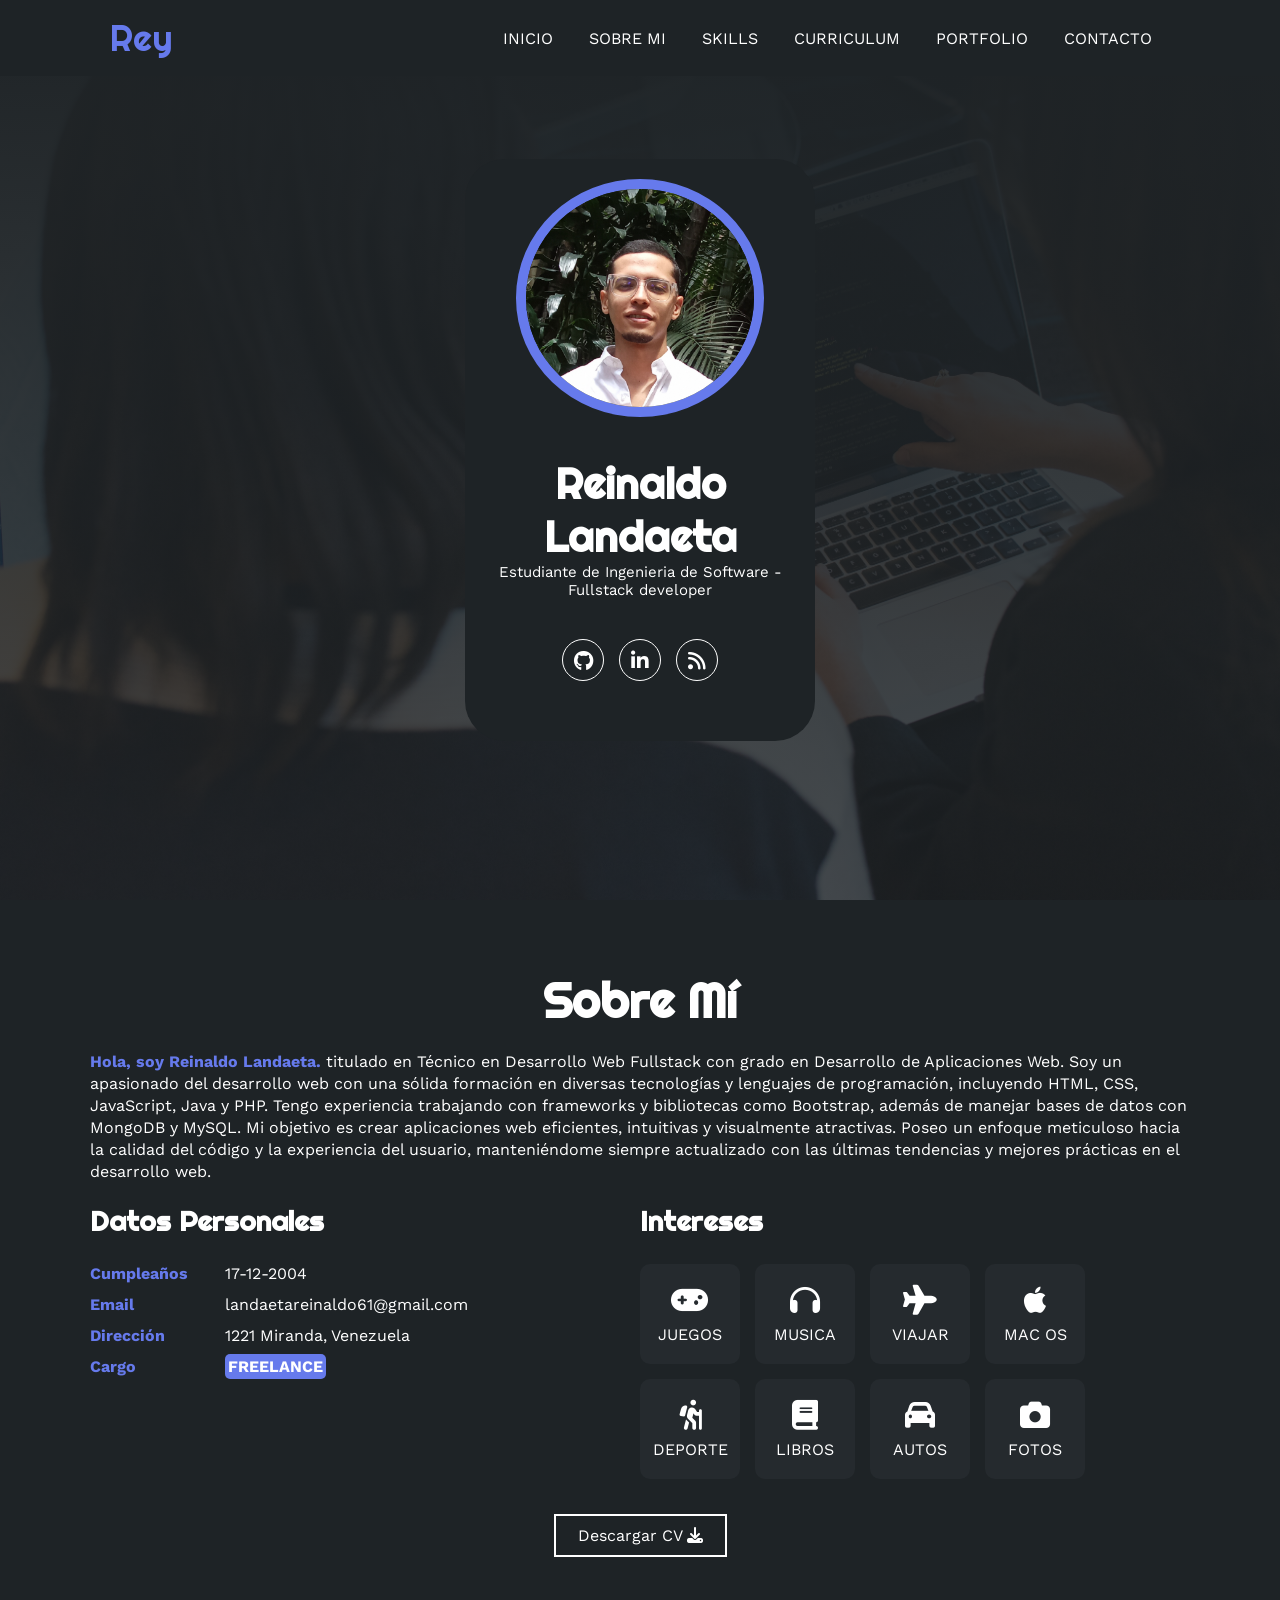
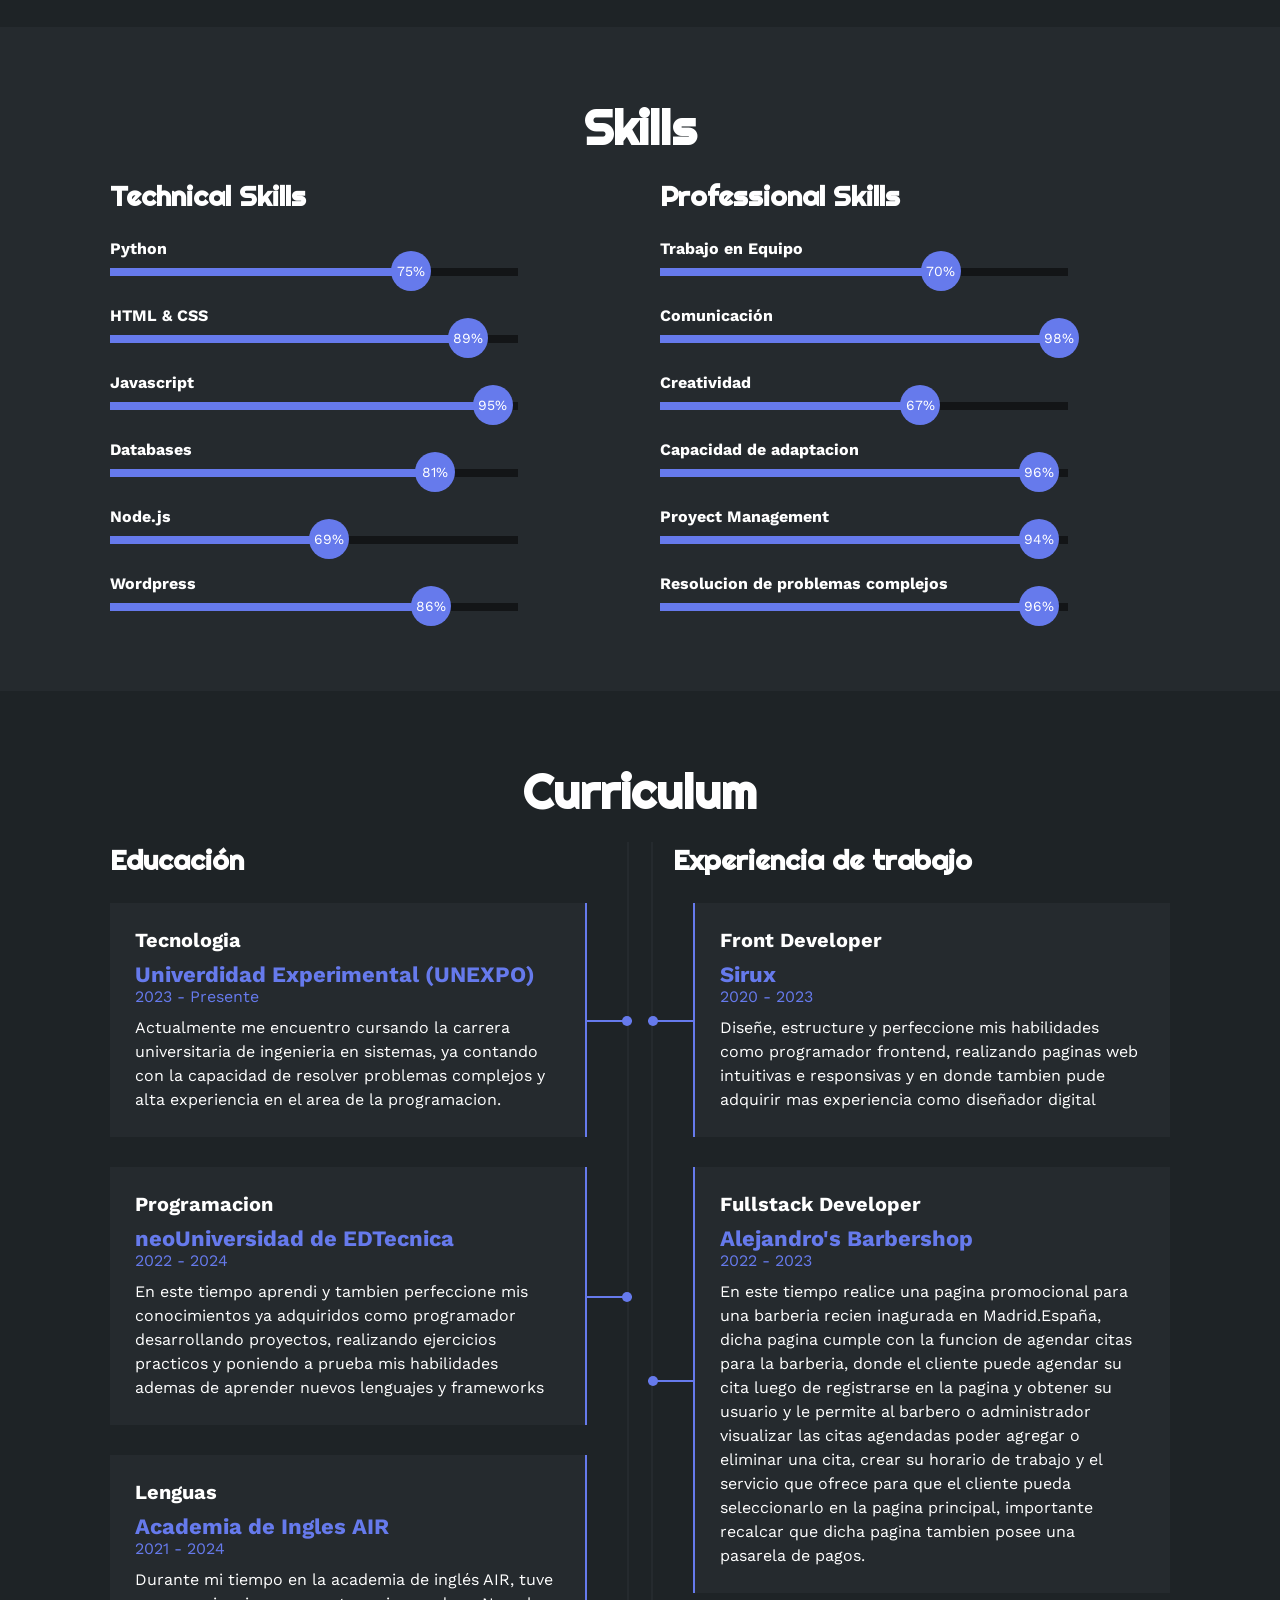
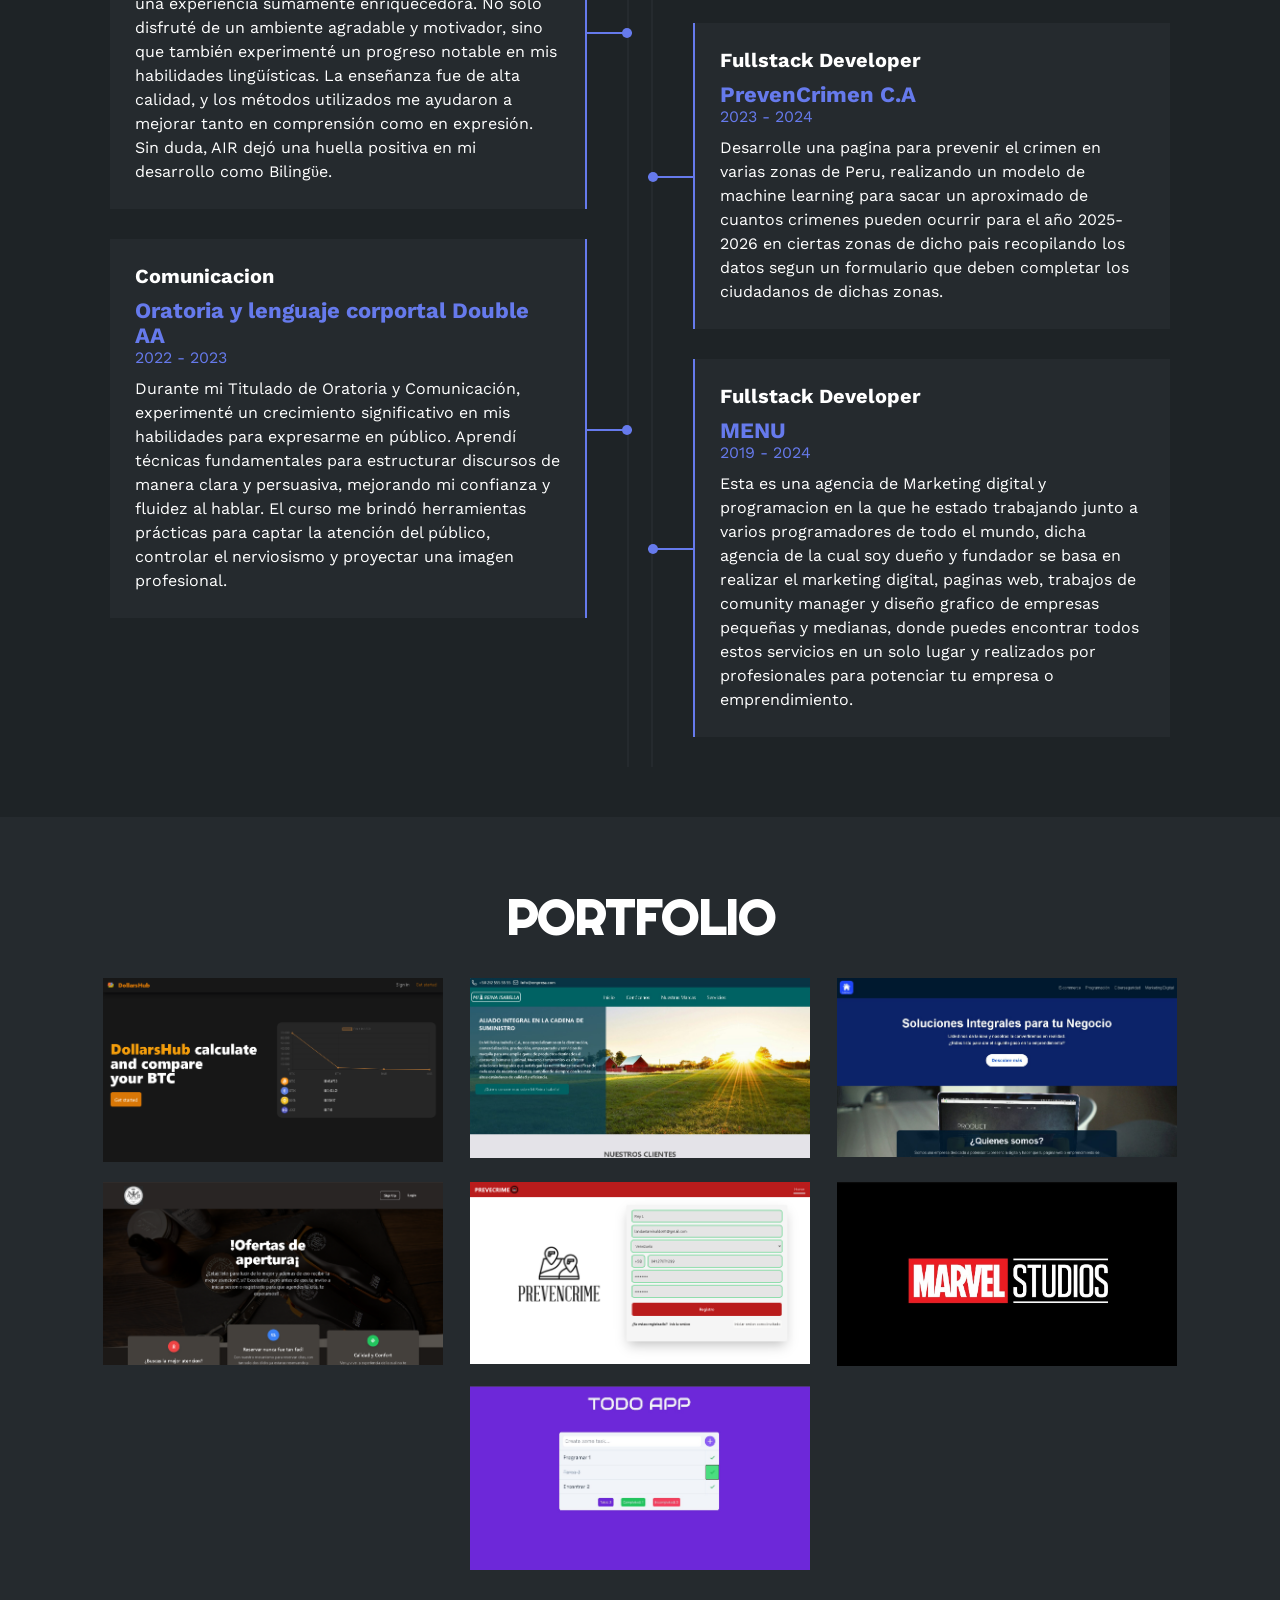
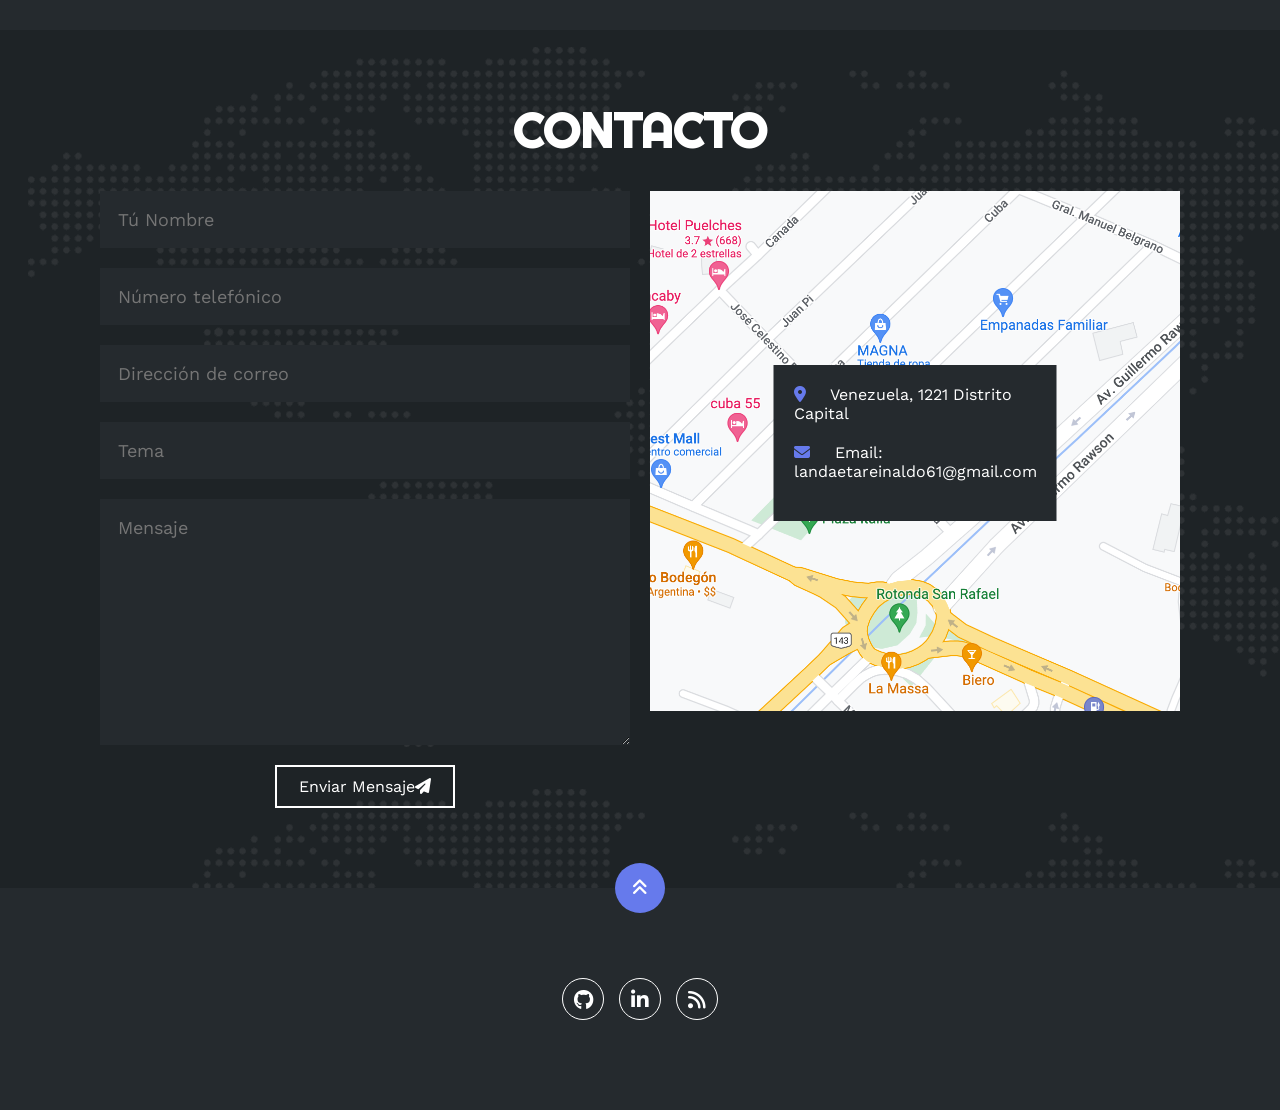
<file: index.html>
<!DOCTYPE html>
<html lang="es">
<head>
    <meta charset="UTF-8">
    <meta http-equiv="X-UA-Compatible" content="IE=edge">
    <meta name="viewport" content="width=device-width, initial-scale=1.0">
    <link href="https://unpkg.com/aos@2.3.1/dist/aos.css" rel="stylesheet">
    <link rel="stylesheet" href="https://cdnjs.cloudflare.com/ajax/libs/font-awesome/6.1.2/css/all.min.css" integrity="sha512-1sCRPdkRXhBV2PBLUdRb4tMg1w2YPf37qatUFeS7zlBy7jJI8Lf4VHwWfZZfpXtYSLy85pkm9GaYVYMfw5BC1A==" crossorigin="anonymous" referrerpolicy="no-referrer" />
    <title>Portfolio</title>
    <link rel="stylesheet" href="estilo.css">
</head>
<body>
    <!-- MENU ENCABEZADO -->
    <div class="contenedor-header">
        <header>
            <div class="logo">
                <a href="#">Rey</a>
            </div>
            <nav id="nav">
                <ul>
                    <li><a href="#inicio" onclick="seleccionar()">INICIO</a></li>
                    <li><a href="#sobremi" onclick="seleccionar()">SOBRE MI</a></li>
                    <li><a href="#skills" onclick="seleccionar()">SKILLS</a></li>
                    <li><a href="#curriculum" onclick="seleccionar()">CURRICULUM</a></li>
                    <li><a href="#portfolio" onclick="seleccionar()">PORTFOLIO</a></li>
                    <li><a href="#contacto" onclick="seleccionar()">CONTACTO</a></li>
                </ul>
            </nav>
            <div class="nav-responsive" onclick="mostrarOcultarMenu()">
                <i class="fa-solid fa-bars"></i>
            </div>
        </header>
    </div>

    <!-- SECCION INICIO -->
    <section id="inicio" class="inicio">
        <div class="contenido-banner" data-aos="fade-down" data-aos-easing="linear" data-aos-duration="1500">
            <div class="contenedor-img">
                <img src="img/hero.png" alt="">
            </div>
            <h1>Reinaldo Landaeta</h1>
            <h2>Estudiante de Ingenieria de Software - Fullstack developer</h2>
            <div class="redes">
                <a href="https://github.com/REyyyy43"><i class="fa-brands fa-github"></i></a>
                <a href="https://www.linkedin.com/in/reinaldo-landaeta-232188289/"><i class="fa-brands fa-linkedin-in"></i></a>
                <a href="#"><i class="fa-solid fa-rss"></i></a>
            </div>
        </div>
    </section>

    <!-- SECCION SOBRE MI -->
    <section id="sobremi" class="sobremi">
        <div class="contenido-seccion">
            <h2>Sobre Mí</h2>
            <p><span>Hola, soy Reinaldo Landaeta.</span>   titulado en Técnico en Desarrollo Web Fullstack con grado en Desarrollo de Aplicaciones Web. Soy un apasionado del desarrollo web con una sólida formación en diversas tecnologías y lenguajes de programación, incluyendo HTML, CSS, JavaScript, Java y PHP. Tengo experiencia trabajando con frameworks y bibliotecas como Bootstrap, además de manejar bases de datos con MongoDB y MySQL. Mi objetivo es crear aplicaciones web eficientes, intuitivas y visualmente atractivas. Poseo un enfoque meticuloso hacia la calidad del código y la experiencia del usuario, manteniéndome siempre actualizado con las últimas tendencias y mejores prácticas en el desarrollo web. </p>

            <div class="fila">
                <!-- datos personales -->
                <div class="col">
                    <h3>Datos Personales</h3>
                    <ul>
                        <li>
                            <strong>Cumpleaños</strong>
                            17-12-2004
                        </li>
                        <li>
                            <strong>Email</strong>
                            landaetareinaldo61@gmail.com
                        </li>
                        <li>
                            <strong>Dirección</strong>
                            1221 Miranda, Venezuela
                        </li>
                        <li>
                            <strong>Cargo</strong>
                            <span>FREELANCE</span>
                        </li>
                    </ul>
                </div>

                <!-- intereses -->
                <div class="col">
                    <h3>Intereses</h3>
                    <div class="contenedor-intereses">
                        <div class="interes">
                            <i class="fa-solid fa-gamepad"></i>
                            <span>JUEGOS</span>
                        </div>
                        <div class="interes">
                            <i class="fa-solid fa-headphones"></i>
                            <span>MUSICA</span>
                        </div>
                        <div class="interes">
                            <i class="fa-solid fa-plane"></i>
                            <span>VIAJAR</span>
                        </div>
                        <div class="interes">
                            <i class="fa-brands fa-apple"></i>
                            <span>MAC OS</span>
                        </div>
                        <div class="interes">
                            <i class="fa-solid fa-person-hiking"></i>
                            <span>DEPORTE</span>
                        </div>
                        <div class="interes">
                            <i class="fa-solid fa-book"></i>
                            <span>LIBROS</span>
                        </div>
                        <div class="interes">
                            <i class="fa-solid fa-car"></i>
                            <span>AUTOS</span>
                        </div>
                        <div class="interes">
                            <i class="fa-solid fa-camera"></i>
                            <span>FOTOS</span>
                        </div>
                        
                    </div>
                </div>
            </div>
            <a class="btn" href="CURRÍCULUM VITAE REINALDO LANDAETA.pdf" target="_blank">
                <button>
                    Descargar CV <i class="fa-solid fa-download"></i>
                    <span class="overlay"></span>
                </button>
            </a>
        </div>
    </section>

    <!-- SECCION SKILLS -->
    <section class="skills" id="skills">
        <div class="contenido-seccion">
            <h2>Skills</h2>
            <div class="fila">
                <!-- Technical Skill -->
                <div class="col">
                    <h3>Technical Skills</h3>
                    <div class="skill">
                        <span>Python</span>
                        <div class="barra-skill">
                            <div class="progreso">
                                <span>75%</span>
                            </div>
                        </div>
                    </div>
                    <div class="skill">
                        <span>HTML & CSS</span>
                        <div class="barra-skill">
                            <div class="progreso">
                                <span>89%</span>
                            </div>
                        </div>
                    </div>
                    <div class="skill">
                        <span>Javascript</span>
                        <div class="barra-skill">
                            <div class="progreso">
                                <span>95%</span>
                            </div>
                        </div>
                    </div>
                    <div class="skill">
                        <span>Databases</span>
                        <div class="barra-skill">
                            <div class="progreso">
                                <span>81%</span>
                            </div>
                        </div>
                    </div>
                    <div class="skill">
                        <span>Node.js</span>
                        <div class="barra-skill">
                            <div class="progreso">
                                <span>69%</span>
                            </div>
                        </div>
                    </div>
                    <div class="skill">
                        <span>Wordpress</span>
                        <div class="barra-skill">
                            <div class="progreso">
                                <span>86%</span>
                            </div>
                        </div>
                    </div>
                </div>
                <!-- Professional Skills -->
                <div class="col">
                    <h3>Professional Skills</h3>
                    <div class="skill">
                        <span>Trabajo en Equipo</span>
                        <div class="barra-skill">
                            <div class="progreso">
                                <span>70%</span>
                            </div>
                        </div>
                    </div>
                    <div class="skill">
                        <span>Comunicación</span>
                        <div class="barra-skill">
                            <div class="progreso">
                                <span>98%</span>
                            </div>
                        </div>
                    </div>
                    <div class="skill">
                        <span>Creatividad</span>
                        <div class="barra-skill">
                            <div class="progreso">
                                <span>67%</span>
                            </div>
                        </div>
                    </div>
                    <div class="skill">
                        <span>Capacidad de adaptacion</span>
                        <div class="barra-skill">
                            <div class="progreso">
                                <span>96%</span>
                            </div>
                        </div>
                    </div>
                    <div class="skill">
                        <span>Proyect Management</span>
                        <div class="barra-skill">
                            <div class="progreso">
                                <span>94%</span>
                            </div>
                        </div>
                    </div>
                    <div class="skill">
                        <span>Resolucion de problemas complejos</span>
                        <div class="barra-skill">
                            <div class="progreso">
                                <span>96%</span>
                            </div>
                        </div>
                    </div>
                </div>
            </div>
        </div>
    </section>

    <!-- SECCION CURRICULUM -->
    <section id="curriculum" class="curriculum">
        <div class="contenido-seccion">
            <h2>Curriculum</h2>
            <div class="fila">
                <div class="col izquierda">
                    <h3>Educación</h3>
                    <div class="item izq">
                        <h4>Tecnologia</h4>
                        <span class="casa">Univerdidad Experimental (UNEXPO)</span>
                        <span class="fecha">2023 - Presente</span>
                        <p>Actualmente me encuentro cursando la carrera universitaria de ingenieria en sistemas, ya contando con la capacidad de resolver problemas complejos y alta experiencia en el area de la programacion.</p>
                        <div class="conectori">
                            <div class="circuloi"></div>
                        </div>
                    </div>
                    <div class="item izq">
                        <h4>Programacion</h4>
                        <span class="casa">neoUniversidad de EDTecnica</span>
                        <span class="fecha">2022 - 2024</span>
                        <p>En este tiempo aprendi y tambien perfeccione mis conocimientos ya adquiridos como programador desarrollando proyectos, realizando ejercicios practicos y poniendo a prueba mis habilidades ademas de aprender nuevos lenguajes y frameworks</p>
                        <div class="conectori">
                            <div class="circuloi"></div>
                        </div>
                    </div>
                    <div class="item izq">
                        <h4>Lenguas</h4>
                        <span class="casa">Academia de Ingles AIR</span>
                        <span class="fecha">2021 - 2024</span>
                        <p>Durante mi tiempo en la academia de inglés AIR, tuve una experiencia sumamente enriquecedora. No solo disfruté de un ambiente agradable y motivador, sino que también experimenté un progreso notable en mis habilidades lingüísticas. La enseñanza fue de alta calidad, y los métodos utilizados me ayudaron a mejorar tanto en comprensión como en expresión.  Sin duda, AIR dejó una huella positiva en mi desarrollo como Bilingϋe.</p>
                        <div class="conectori">
                            <div class="circuloi"></div>
                        </div>
                    </div>
                    <div class="item izq">
                        <h4>Comunicacion</h4>
                        <span class="casa">Oratoria y lenguaje corportal Double AA</span>
                        <span class="fecha">2022 - 2023</span>
                        <p>Durante mi Titulado de Oratoria y Comunicación, experimenté un crecimiento significativo en mis habilidades para expresarme en público. Aprendí técnicas fundamentales para estructurar discursos de manera clara y persuasiva, mejorando mi confianza y fluidez al hablar. El curso me brindó herramientas prácticas para captar la atención del público, controlar el nerviosismo y proyectar una imagen profesional.</p>
                        <div class="conectori">
                            <div class="circuloi"></div>
                        </div>
                    </div>
                </div>

                <div class="col derecha">
                    <h3>Experiencia de trabajo</h3>
                    <div class="item der">
                        <h4>Front Developer</h4>
                        <span class="casa">Sirux</span>
                        <span class="fecha">2020 - 2023</span>
                        <p>Diseñe, estructure y perfeccione mis habilidades como programador frontend, realizando paginas web intuitivas e responsivas y en donde tambien pude adquirir mas experiencia como diseñador digital</p>
                        <div class="conectord">
                            <div class="circulod"></div>
                        </div>
                    </div>
                    <div class="item der">
                        <h4>Fullstack Developer</h4>
                        <span class="casa">Alejandro's Barbershop</span>
                        <span class="fecha">2022 - 2023</span>
                        <p>En este tiempo realice una pagina promocional para una barberia recien inagurada en Madrid.España, dicha pagina cumple con la funcion de agendar citas para la barberia, donde el cliente puede agendar su cita luego de registrarse en la pagina y obtener su usuario y le permite al barbero o administrador visualizar las citas agendadas poder agregar o eliminar una cita, crear su horario de trabajo y el servicio que ofrece para que el cliente pueda seleccionarlo en la pagina principal, importante recalcar que dicha pagina tambien posee una pasarela de pagos.</p>
                        <div class="conectord">
                            <div class="circulod"></div>
                        </div>
                    </div>
                    <div class="item der">
                        <h4>Fullstack Developer</h4>
                        <span class="casa">PrevenCrimen C.A</span>
                        <span class="fecha">2023 - 2024</span>
                        <p>Desarrolle una pagina para prevenir el crimen en varias zonas de Peru, realizando un modelo de machine learning para sacar un aproximado de cuantos crimenes pueden ocurrir para el año 2025-2026 en ciertas zonas de dicho pais recopilando los datos segun un formulario que deben completar los ciudadanos de dichas zonas.</p>
                        <div class="conectord">
                            <div class="circulod"></div>
                        </div>
                    </div>
                    <div class="item der">
                        <h4>Fullstack Developer</h4>
                        <span class="casa">MENU</span>
                        <span class="fecha">2019 - 2024</span>
                        <p>Esta es una agencia de Marketing digital y programacion en la que he estado trabajando junto a varios programadores de todo el mundo, dicha agencia de la cual soy dueño y fundador se basa en realizar el marketing digital, paginas web, trabajos de comunity manager y diseño grafico de empresas pequeñas y medianas, donde puedes encontrar todos estos servicios en un solo lugar y realizados por profesionales para potenciar tu empresa o emprendimiento.</p>
                        <div class="conectord">
                            <div class="circulod"></div>
                        </div>
                    </div>
                </div>
            </div>
        </div>
    </section>

    <!-- SECCION PORTFOLIO -->
    <section id="portfolio" class="portfolio">
        <div class="contenido-seccion">
            <h2>PORTFOLIO</h2>
            <div class="galeria">
                <div class="proyecto">
                    <img src="img/p1.png" alt="">
                    <div class="overlay">
                        <h3>DollarsHub</h3>
                        <a href="https://github.com/REyyyy43/DollarsHub" class="Github">Github link</a>/
                        <a href="https://dollarshub.onrender.com" class="Render">Render</a>
                    </div>
                </div>
                <div class="proyecto">
                    <img src="img/p2.png" alt="">
                    <div class="overlay">
                        <h3>Mi Reina Isabella</h3>
                        <a href="https://github.com/REyyyy43/MRI" class="Github">Github link</a>
                    </div>
                </div>
                <div class="proyecto">
                    <img src="img/p3.png" alt="">
                    <div class="overlay">
                        <h3>MENU</h3>
                        <a href="https://github.com/REyyyy43/MENU" class="Github">Github link</a>
                    </div>
                </div>
                <div class="proyecto">
                    <img src="img/p4.png" alt="">
                    <div class="overlay">
                        <h3>Alejandro's Barbershop</h3>
                       <a href="https://github.com/REyyyy43/Barber-Shop" class="Github">Github link</a>/
                       <a href="https://barber-shop-q3y0.onrender.com" class="Render">Render</a>
                    </div>
                </div>
                <div class="proyecto">
                    <img src="img/p5.png" alt="">
                    <div class="overlay">
                        <h3>PrevenCrimen</h3>
                        <a href="https://github.com/REyyyy43/Prevencrime-prod" class="Github">Github link</a>
                    </div>
                </div>
                <div class="proyecto">
                    <img src="img/p6.jpg" alt="">
                    <div class="overlay">
                        <h3>Movies Bot</h3>
                        <a href="https://github.com/REyyyy43/Movie-bot" class="Github">Github link</a>
                    </div>
                </div>
                <div class="proyecto">
                    <img src="img/p7.jpg" alt="">
                    <div class="overlay">
                        <h3>ToDoList</h3>
                        <a href="https://reyyyy43.github.io/ToDoListt/" class="Github">Github link</a>
                    </div>
                </div>
            </div>
        </div>
    </section>

    <!-- SECCION CONTACTO -->
    <section id="contacto" class="contacto">
        <div class="contenido-seccion">
            <h2>CONTACTO</h2>
            <div class="fila">
                <!-- Formulario -->
                <div class="col">
                    <input type="text" placeholder="Tú Nombre">
                    <input type="text" placeholder="Número telefónico">
                    <input type="text" placeholder="Dirección de correo">
                    <input type="text" placeholder="Tema">
                    <textarea name="" id="" cols="30" rows="10" placeholder="Mensaje"></textarea>
                    <button>
                        Enviar Mensaje<i class="fa-solid fa-paper-plane"></i>
                        <span class="overlay"></span>
                    </button>
                </div>
                <!-- Mapa -->
                <div class="col">
                    <img src="img/ubicacion.png" alt="">
                    <div class="info">
                        <ul>
                            <li>
                                <i class="fa-solid fa-location-dot"></i>
                                Venezuela, 1221 Distrito Capital
                            </li>
                            <li>
                                <i class="fa-solid fa-envelope"></i>
                                Email: landaetareinaldo61@gmail.com
                            </li>
                        </ul>
                    </div>
                </div>
            </div>
        </div>
    </section>

    <!-- footer -->
    <footer>
        <a href="#inicio" class="arriba">
            <i class="fa-solid fa-angles-up"></i>
        </a>
        <div class="redes">
            <a href="https://github.com/REyyyy43"><i class="fa-brands fa-github"></i></a>
            <a href="https://www.linkedin.com/in/reinaldo-landaeta-232188289/"><i class="fa-brands fa-linkedin-in"></i></a>
            <a href="#"><i class="fa-solid fa-rss"></i></a>
        </div>
    </footer>
    <script>
        // Inicializar AOS cuando el DOM esté completamente cargado
        document.addEventListener('DOMContentLoaded', function () {
            AOS.init({
                once: false // Permite que la animación se repita al recargar la página
            });
        });
    </script>
    <script src="https://cdn.jsdelivr.net/npm/aos@2.3.4/dist/aos.js"></script>
    <script src="script.js"></script>
</body>
</html>
</file>
<file: estilo.css>
@import url('https://fonts.googleapis.com/css2?family=Righteous&family=Work+Sans:wght@100;300;400;600;800&display=swap');
*{
    box-sizing: border-box;
    font-family: 'Work Sans';
    margin: 0;
    padding: 0;
}
html{
    /* me permite deslizar cuando hago clic en los links del menu */
    scroll-behavior: smooth;
}
/* MENU */
.contenedor-header{
    background: #1e2326;
    position: fixed;
    width: 100%;
    top: 0;
    left: 0;
    z-index: 99;
}
.contenedor-header header{
    max-width: 1100px;
    margin: auto;
    display: flex;
    justify-content: space-between;
    align-items: center;
    padding: 15px 20px;
}
.contenedor-header header .logo a{
    font-family: 'Righteous';
    font-size: 36px;
    color: #667aec;
    text-decoration: none;
}
.contenedor-header header ul{
    display: flex;
    list-style: none;
}
.contenedor-header header nav ul li a{
    text-align: none;
    color: #fff;
    margin: 0 15px;
    padding: 3px;
    transition: .5s;
    text-decoration: none;
}
.contenedor-header header nav ul li a:hover{
    color: #667aec;
}
.nav-responsive{
    background-color: #667aec;
    color:#fff;
    padding: 5px 10px;
    border-radius: 5px;
    cursor: pointer;
    display: none;
}
/* SECCION I N I C I O */
.inicio{
    background: linear-gradient(to top, rgba(30,35,38,.8), rgba(30,35,38,1)),
    url(img/fondo.jpg);
    background-size: cover;
    height: 100vh;
    color: #fff;
    display: flex;
    align-items: center;
}
.inicio .contenido-banner{
    padding: 20px;
    background-color: #1e2326;
    max-width: 350px;
    margin: auto;
    text-align: center;
    border-radius: 40px;
}
.inicio .contenido-banner img{
    margin-top: 40px;
    border: 10px solid #667aec;
    display: block;
    width: 80%;
    margin: auto;
    border-radius: 100%;
}
.inicio .contenido-banner h1{
    margin-top: 40px;
    font-size: 42px;
    font-family: 'Righteous';
}
.inicio .contenido-banner h2{
    font-size: 15px;
    font-weight: normal;
}
.inicio .contenido-banner .redes a{
    color: #fff;
    display: inline-block;
    text-decoration: none;
    border: 1px solid #fff;
    border-radius: 100%;
    width: 42px;
    height: 42px;
    line-height: 42px;
    margin: 40px 5px;
    font-size: 20px;
    transition: .3s;
}
.inicio .contenido-banner .redes a:hover{
    background-color: #667aec;
}
.sobremi{
    background-color: #1e2326;
    color: #fff;
    padding: 50px 20px;
}
.sobremi .contenido-seccion{
    max-width: 1100px;
    margin: auto;
}
.sobremi h2{
    font-size: 48px;
    font-family: 'Righteous';
    text-align: center;
    padding: 20px 0;

}
.sobremi .contenido-seccion p{
    font: 18px;
    line-height: 22px;
    margin-bottom: 20px;
}
.sobremi .contenido-seccion p span{
    color: #667aec;
    font-weight: bold;
}
.sobremi .fila{
    display: flex;
}
.sobremi .fila .col
{
    width: 50%;
}
.sobremi .fila .col h3{
    font-size: 28px;
    font-family: 'Righteous';
    margin-bottom: 25px;
}
.sobremi .fila .col ul{
    list-style: none;
}
.sobremi .fila .col ul li{
    margin: 12px 0;
}
.sobremi .fila .col ul li strong{
    display: inline-block;
    color: #667aec;
    width: 130px;
}
.sobremi .fila .col ul li span{
    background-color: #667aec;
    padding: 3px;
    font-weight: bold;
    border-radius: 5px;
}
.sobremi .fila .col .contenedor-intereses{
    display: flex;
    flex-wrap: wrap;
}
.sobremi .fila .col .contenedor-intereses .interes{
    width: 100px;
    height: 100px;
    background-color: #252A2E;
    border-radius: 10px;
    margin: 0 15px 15px 0;
    display: flex;
    flex-direction: column;
    align-items: center;
    justify-content: center;
    transition: .3s;
}.sobremi .fila .col .contenedor-intereses .interes:hover{
    background-color: #667aec;
}
.sobremi .fila .col .contenedor-intereses .interes i{
    font-size: 30px;
    margin-bottom: 10px;
}
.sobremi button{
    cursor: pointer;
    background-color: transparent;
    border: 2px solid #fff;
    width: fit-content;
    display: block;
    margin: 20px auto;
    padding: 10px 22px;
    font-size: 16px;
    color: #fff;
    position: relative;
    z-index: 10;
}
.sobremi button .overlay{
    position: absolute;
    top: 0;
    left: 0;
    width: 0;
    height: 100%;
    background-color: #667aec;
    z-index: -1;
    transition: 1s;
}
.sobremi button:hover .overlay{
    width: 100%;
}
.btn{
    text-decoration: none;
}
/* SECCION S K I L L S */
.skills{
    background-color: #252A2E;
    color: #fff;
    padding: 50px 20px;
}
.skills .contenido-seccion{
    max-width: 1100px;
    margin: auto;
}
.skills h2{
    font-size: 48px;
    font-family: 'Righteous';
    text-align: center;
    padding: 20px 0;

}
.skills .fila{
    display: flex;
}
.skills .fila .col{
    width: 50%;
    padding: 0 20px;
}
.skills .fila .col h3{
    font-size: 28px;
    font-family: 'Righteous';
    margin-bottom: 25px;
}
.skills .skill > span{
    font-weight: bold;
    display: block;
    margin-bottom: 10px;
}
.skills .skill .barra-skill{
    height: 8px;
    width: 80%;
    background-color: #131517;
    position: relative;
    margin-bottom: 30px;
}
.skills .skill .progreso{
    background-color: #667aec;
    position: absolute;
    top: 0;
    left: 0;
    height: 8px;
}
.skills .skill .barra-skill span{
    position: absolute;
    height: 40px;
    width: 40px;
    background-color: #667aec;
    border-radius: 50px;
    line-height: 40px;
    text-align: center;
    top: -17px;
    right: -15px;
    font-size: 14px;
}
/* Estas clases se agregaran dinamicamente mediante javascript */
.skills .skill .javascript{
    width: 0%;
    animation: 2s javascript forwards;
}
@keyframes javascript {
    0%{width: 0%;}
    100%{width: 75%;}
}

.skills .skill .htmlcss{
    width: 0%;
    animation: 2s htmlcss forwards;
}
@keyframes htmlcss {
    0%{width: 0%;}
    100%{width: 89%;}
}

.skills .skill .photoshop{
    width: 0%;
    animation: 2s photoshop forwards;
}
@keyframes photoshop {
    0%{width: 0%;}
    100%{width: 95%;}
}

.skills .skill .wordpress{
    width: 0%;
    animation: 2s wordpress forwards;
}
@keyframes wordpress {
    0%{width: 0%;}
    100%{width: 81%;}
}

.skills .skill .drupal{
    width: 0%;
    animation: 2s drupal forwards;
}
@keyframes drupal {
    0%{width: 0%;}
    100%{width: 55%;}
}

.skills .skill .comunicacion{
    width: 0%;
    animation: 2s comunicacion forwards;
}
@keyframes comunicacion {
    0%{width: 0%;}
    100%{width: 80%;}
}

.skills .skill .trabajo{
    width: 0%;
    animation: 2s trabajo forwards;
}
@keyframes trabajo {
    0%{width: 0%;}
    100%{width: 70%;}
}

.skills .skill .creatividad{
    width: 0%;
    animation: 2s creatividad forwards;
}
@keyframes creatividad {
    0%{width: 0%;}
    100%{width: 99%;}
}

.skills .skill .dedicacion{
    width: 0%;
    animation: 2s dedicacion forwards;
}
@keyframes dedicacion {
    0%{width: 0%;}
    100%{width: 65%;}
}

.skills .skill .proyect{
    width: 0%;
    animation: 2s proyect forwards;
}
@keyframes proyect {
    0%{width: 0%;}
    100%{width: 94%;}
}
/* SECCION CURRICULUM */
.curriculum{
    background-color: #1e2326;
    color: #fff;
    padding: 50px 20px;
}
.curriculum .contenido-seccion{
    max-width: 1100px;
    margin: auto;
}
.curriculum h2{
    font-size: 48px;
    font-family: 'Righteous';
    text-align: center;
    padding: 20px 0;

}
.curriculum .fila{
    display: flex;
    justify-content: space-between;
}
.curriculum .fila .col{
    width: 49%;
    padding: 0 20px;
}
.curriculum .fila .col h3{
    font-size: 28px;
    font-family: 'Righteous';
    margin-bottom: 25px;
}
.curriculum .fila .izquierda{
    border-right: 2px solid #252A2E;
}
.curriculum .fila .derecha{
    border-left: 2px solid #252A2E;
}
.curriculum .fila .item{
    padding: 25px;
    margin-bottom: 30px;
    background-color: #252A2E;
    position: relative;
}
.curriculum .fila .item h4{
    font-size: 20px;
    margin-bottom: 10px;
}
.curriculum .fila .item .casa{
    color: #667aec;
    font-size: 22px;
    font-weight: bold;
    display: block;
}
.curriculum .fila .item .fecha{
    display: block;
    color: #667aec;
    margin-bottom: 10px;
}
.curriculum .fila .item p{
    line-height: 24px;
}
.curriculum .fila .izq{
    border-right: 2px solid #667aec;
    margin-right: 20px;
}
.curriculum .fila .der{
    border-left: 2px solid #667aec;
    margin-left: 20px;
}
.curriculum .fila .item .conectori{
    height: 2px;
    background-color:#667aec;
    width: 47px;
    position: absolute;
    top: 50%;
    right: -47px;
    z-index: 5;
}
.curriculum .fila .item .conectori .circuloi{
    display: block;
    height: 10px;
    width: 10px;
    border-radius: 50%;
    background-color: #667aec;
    float: right;
    position: relative;
    bottom: 4px;
}
.curriculum .fila .item .conectord{
    height: 2px;
    background-color: #667aec;
    width: 47px;
    position: absolute;
    top: 50%;
    left: -47px;
    z-index: 5;
}
.curriculum .fila .item .conectord .circulod{
    display: block;
    height: 10px;
    width: 10px;
    border-radius: 50%;
    background-color: #667aec;
    float: left;
    position: relative;
    bottom: 4px;
}
/* SECCION PORTFOLIO */
.portfolio{
    background-color: #252A2E;
    color: #fff;
    padding: 50px 20px;
}
.portfolio .contenido-seccion{
    max-width: 1100px;
    margin: auto;
}
.portfolio h2{
    font-size: 48px;
    font-family: 'Righteous';
    text-align: center;
    padding: 20px 0;
}
.portfolio .galeria{
    display: flex;
    flex-wrap: wrap;
    justify-content: space-around;
}
.portfolio .galeria .proyecto{
    position: relative;
    max-width: 340px;
    height: fit-content;
    margin: 10px;
    cursor: pointer;
}
.portfolio .galeria .proyecto img{
    width: 100%;
    display: block;
}
.portfolio .galeria .proyecto .overlay{
    position: absolute;
    top: 0;
    width: 100%;
    height: 100%;
    text-align: center;
    background: linear-gradient(rgba(81, 109, 233, 0.8), rgba(98, 101, 238, 0.8));
    display: flex;
    flex-direction: column;
    justify-content: center;
    transition: 1s;
    font-size: 18px;
    letter-spacing: 3px;
    opacity: 0;
}
.portfolio .galeria .proyecto .overlay h3{
    margin-bottom: 20px;
    transition: 1s;
}
.portfolio .galeria .proyecto .overlay:hover{
    opacity: 1;
}
.portfolio .galeria .proyecto .overlay:hover h3{
    margin-bottom: 0px;
}
.Github , .Render{
    text-decoration: none;
    color: #fff;
}
/* SECCION CONTACTO */
.contacto{
    background-image: url(img/contact_bg.png);
    background-color: #1e2326;
    color: #fff;
    padding: 50px 0;
}
.contacto .contenido-seccion{
    max-width: 1100px;
    margin: auto;
}
.contacto h2{
    font-size: 48px;
    font-family: 'Righteous';
    text-align: center;
    padding: 20px 0;
}
.contacto .fila{
    display: flex;
}
.contacto .col{
    width: 50%;
    padding: 10px;
    position: relative;
}
.contacto .col input, .contacto .col textarea{
    display: block;
    width: 100%;
    padding: 18px;
    border: none;
    margin-bottom: 20px;
    background-color: #252A2E;
    color: #fff;
    font-size: 18px;
}
.contacto button{
    cursor: pointer;
    background-color: transparent;
    border: 2px solid #fff;
    width: fit-content;
    display: block;
    margin: 20px auto;
    padding: 10px 22px;
    font-size: 16px;
    color: #fff;
    position: relative;
    z-index: 10;
}
.contacto button .overlay{
    position: absolute;
    top: 0;
    left: 0;
    width: 0;
    height: 100%;
    background-color: #667aec;
    z-index: -1;
    transition: 1s;
}
.contacto button:hover .overlay{
    width: 100%;
}
.contacto .col img{
    width: 100%;
}
.contacto .col .info{
    position: absolute;
    top: 40%;
    background-color: #252A2E;
    padding: 20px;
    max-swidth: 350px;
    left: 50%;
    transform: translate(-50%, -50%);
}
.contacto .col .info ul{
    list-style: none;
}
.contacto .col .info ul li{
    margin-bottom: 20px;
}
.contacto .col .info ul li i{
    color: #667aec;
    display: inline-block;
    margin-right: 20px;
}
footer{
    background-color: #252A2E;
    color: #fff;
    padding: 50px 0 30px 0;
    text-align: center;
    position: relative;
    width: 100%;
}
footer .redes{
    margin-bottom: 20px;
}
footer .redes a{
    color: #fff;
    display: inline-block;
    text-decoration: none;
    border: 1px solid #fff;
    border-radius: 100%;
    width: 42px;
    height: 42px;
    line-height: 42px;
    margin: 40px 5px;
    font-size: 20px;
    transition: .3s;
}
footer .arriba{
    display: block;
    width: 50px;
    height: 50px;
    background-color: #667aec;
    color: #fff;
    position: absolute;
    left: 50%;
    transform: translateX(-50%);
    top: -25px;
    border-radius: 50%;
    line-height: 50px;
    font-size: 18px;
}
/* SECCION RESPONSIVE */
@media screen and (max-width:980px){
    nav{
        display: none;
    }
    .nav-responsive{
        display: block;
    }
    nav.responsive{
        display: block;
        position: absolute;
        right: 0;
        top: 75px;
        background-color: #252A2E;
        width: 180px;
    }
    nav.responsive ul{
        display: block !important;
    }
    nav.responsive ul li{
        border-bottom: 1px solid #fff;
        padding: 10px 0;
    }
}
@media screen and (max-width:700px){
    .sobremi .fila{
        display: block;
    }
    .sobremi .fila .col{
        width: fit-content;
    }

    .skills .fila{
        display: block;
    }
    .skills .fila .col{
        width: 100%;
    }
    .skills .fila .col .barra-skill{
        width: 100%;
    }

    .curriculum .fila{
        display: block;
    }
    .curriculum .fila .col{
        width: 90%;
    }
    .curriculum .fila .derecha{
        margin-left: 20px;
    }

    .portfolio .galeria{
        display: block;
        width: 100%;
    }
    .portfolio .galeria .proyecto{
        max-width: 100%;
    }
    .portfolio .galeria .proyecto img{
        width: 100%;
    }
    .contacto .fila{
        display: block;
    }
    .contacto .fila .col{
        width: 100%;
    }
}
</file>
